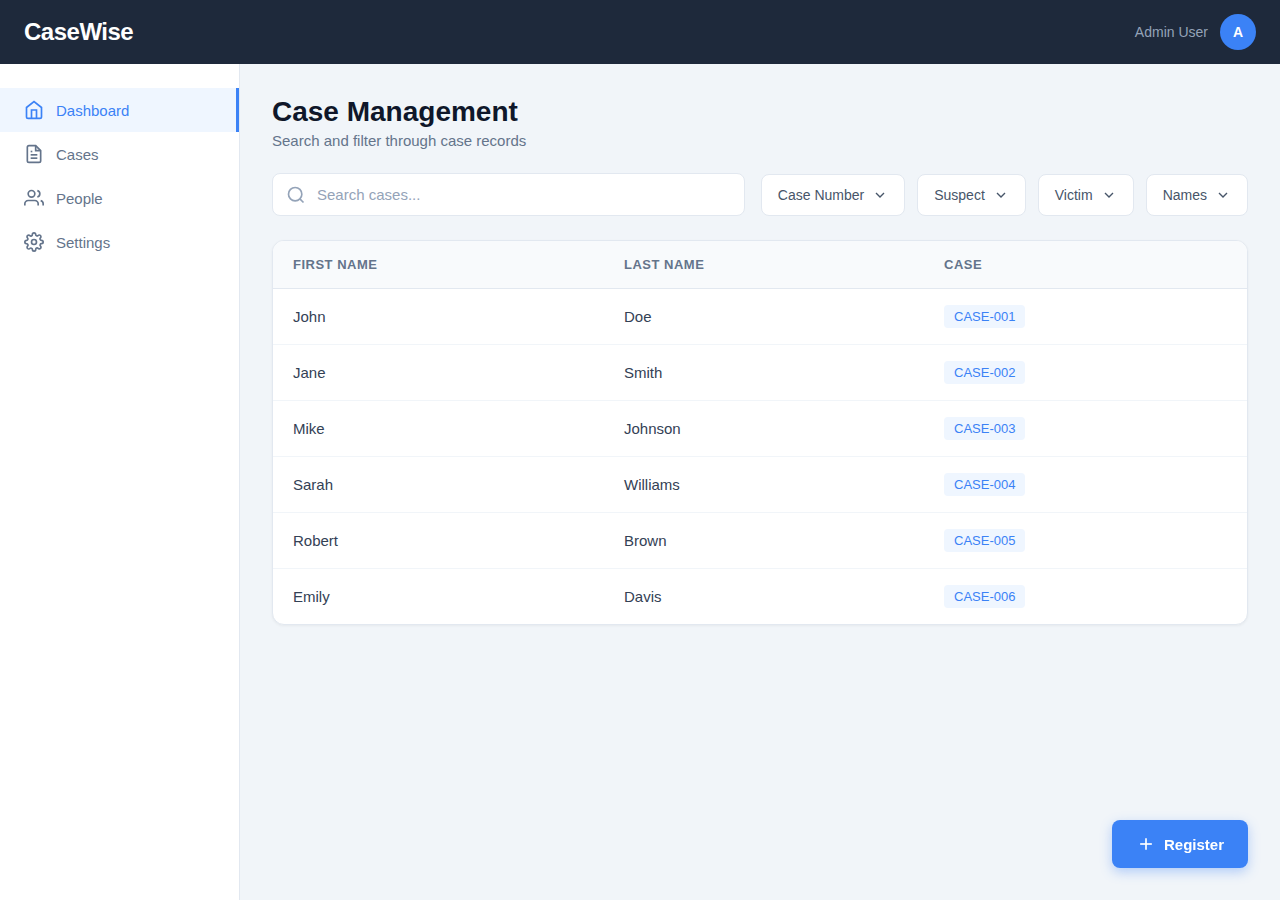
<file: Downloads/register-button-and-cases/public/casewise.html>
<!DOCTYPE html>
<html lang="en">
<head>
  <meta charset="UTF-8">
  <meta name="viewport" content="width=device-width, initial-scale=1.0">
  <title>CaseWise - Case Management</title>
  <link rel="stylesheet" href="casewise.css">
</head>
<body>
  <!-- Navbar -->
  <nav class="navbar">
    <div class="navbar-brand">CaseWise</div>
    <div class="navbar-user">
      <span>Admin User</span>
      <div class="avatar">A</div>
    </div>
  </nav>

  <div class="layout">
    <!-- Sidebar -->
    <aside class="sidebar">
      <ul class="sidebar-menu">
        <li class="menu-item active">
          <svg width="20" height="20" viewBox="0 0 24 24" fill="none" stroke="currentColor" stroke-width="2">
            <path d="M3 9l9-7 9 7v11a2 2 0 0 1-2 2H5a2 2 0 0 1-2-2z"></path>
            <polyline points="9 22 9 12 15 12 15 22"></polyline>
          </svg>
          Dashboard
        </li>
        <li class="menu-item">
          <svg width="20" height="20" viewBox="0 0 24 24" fill="none" stroke="currentColor" stroke-width="2">
            <path d="M14 2H6a2 2 0 0 0-2 2v16a2 2 0 0 0 2 2h12a2 2 0 0 0 2-2V8z"></path>
            <polyline points="14 2 14 8 20 8"></polyline>
            <line x1="16" y1="13" x2="8" y2="13"></line>
            <line x1="16" y1="17" x2="8" y2="17"></line>
            <polyline points="10 9 9 9 8 9"></polyline>
          </svg>
          Cases
        </li>
        <li class="menu-item">
          <svg width="20" height="20" viewBox="0 0 24 24" fill="none" stroke="currentColor" stroke-width="2">
            <path d="M17 21v-2a4 4 0 0 0-4-4H5a4 4 0 0 0-4 4v2"></path>
            <circle cx="9" cy="7" r="4"></circle>
            <path d="M23 21v-2a4 4 0 0 0-3-3.87"></path>
            <path d="M16 3.13a4 4 0 0 1 0 7.75"></path>
          </svg>
          People
        </li>
        <li class="menu-item">
          <svg width="20" height="20" viewBox="0 0 24 24" fill="none" stroke="currentColor" stroke-width="2">
            <circle cx="12" cy="12" r="3"></circle>
            <path d="M19.4 15a1.65 1.65 0 0 0 .33 1.82l.06.06a2 2 0 0 1 0 2.83 2 2 0 0 1-2.83 0l-.06-.06a1.65 1.65 0 0 0-1.82-.33 1.65 1.65 0 0 0-1 1.51V21a2 2 0 0 1-2 2 2 2 0 0 1-2-2v-.09A1.65 1.65 0 0 0 9 19.4a1.65 1.65 0 0 0-1.82.33l-.06.06a2 2 0 0 1-2.83 0 2 2 0 0 1 0-2.83l.06-.06a1.65 1.65 0 0 0 .33-1.82 1.65 1.65 0 0 0-1.51-1H3a2 2 0 0 1-2-2 2 2 0 0 1 2-2h.09A1.65 1.65 0 0 0 4.6 9a1.65 1.65 0 0 0-.33-1.82l-.06-.06a2 2 0 0 1 0-2.83 2 2 0 0 1 2.83 0l.06.06a1.65 1.65 0 0 0 1.82.33H9a1.65 1.65 0 0 0 1-1.51V3a2 2 0 0 1 2-2 2 2 0 0 1 2 2v.09a1.65 1.65 0 0 0 1 1.51 1.65 1.65 0 0 0 1.82-.33l.06-.06a2 2 0 0 1 2.83 0 2 2 0 0 1 0 2.83l-.06.06a1.65 1.65 0 0 0-.33 1.82V9a1.65 1.65 0 0 0 1.51 1H21a2 2 0 0 1 2 2 2 2 0 0 1-2 2h-.09a1.65 1.65 0 0 0-1.51 1z"></path>
          </svg>
          Settings
        </li>
      </ul>
    </aside>

    <!-- Main Content -->
    <main class="main-content">
      <div class="content-header">
        <h1>Case Management</h1>
        <p>Search and filter through case records</p>
      </div>

      <!-- Search and Filters -->
      <div class="search-filter-row">
        <div class="search-box">
          <svg class="search-icon" width="20" height="20" viewBox="0 0 24 24" fill="none" stroke="currentColor" stroke-width="2">
            <circle cx="11" cy="11" r="8"></circle>
            <path d="m21 21-4.35-4.35"></path>
          </svg>
          <input type="text" placeholder="Search cases..." class="search-input">
        </div>

        <div class="filters">
          <!-- Case Number Filter -->
          <div class="filter-dropdown">
            <button class="filter-btn">
              Case Number
              <svg width="16" height="16" viewBox="0 0 24 24" fill="none" stroke="currentColor" stroke-width="2">
                <path d="m6 9 6 6 6-6"/>
              </svg>
            </button>
            <div class="dropdown-content">
              <div class="dropdown-scroll">
                <label class="dropdown-item"><input type="checkbox"> CASE-001</label>
                <label class="dropdown-item"><input type="checkbox"> CASE-002</label>
                <label class="dropdown-item"><input type="checkbox"> CASE-003</label>
                <label class="dropdown-item"><input type="checkbox"> CASE-004</label>
                <label class="dropdown-item"><input type="checkbox"> CASE-005</label>
                <label class="dropdown-item"><input type="checkbox"> CASE-006</label>
                <label class="dropdown-item"><input type="checkbox"> CASE-007</label>
                <label class="dropdown-item"><input type="checkbox"> CASE-008</label>
              </div>
            </div>
          </div>

          <!-- Suspect Filter -->
          <div class="filter-dropdown">
            <button class="filter-btn">
              Suspect
              <svg width="16" height="16" viewBox="0 0 24 24" fill="none" stroke="currentColor" stroke-width="2">
                <path d="m6 9 6 6 6-6"/>
              </svg>
            </button>
            <div class="dropdown-content">
              <div class="dropdown-scroll">
                <label class="dropdown-item"><input type="checkbox"> John Doe</label>
                <label class="dropdown-item"><input type="checkbox"> Jane Smith</label>
                <label class="dropdown-item"><input type="checkbox"> Mike Johnson</label>
                <label class="dropdown-item"><input type="checkbox"> Sarah Williams</label>
                <label class="dropdown-item"><input type="checkbox"> Robert Brown</label>
                <label class="dropdown-item"><input type="checkbox"> Emily Davis</label>
              </div>
            </div>
          </div>

          <!-- Victim Filter -->
          <div class="filter-dropdown">
            <button class="filter-btn">
              Victim
              <svg width="16" height="16" viewBox="0 0 24 24" fill="none" stroke="currentColor" stroke-width="2">
                <path d="m6 9 6 6 6-6"/>
              </svg>
            </button>
            <div class="dropdown-content">
              <div class="dropdown-scroll">
                <label class="dropdown-item"><input type="checkbox"> Alice Cooper</label>
                <label class="dropdown-item"><input type="checkbox"> Bob Martin</label>
                <label class="dropdown-item"><input type="checkbox"> Carol White</label>
                <label class="dropdown-item"><input type="checkbox"> David Lee</label>
                <label class="dropdown-item"><input type="checkbox"> Eva Green</label>
                <label class="dropdown-item"><input type="checkbox"> Frank Miller</label>
              </div>
            </div>
          </div>

          <!-- Names Filter -->
          <div class="filter-dropdown">
            <button class="filter-btn">
              Names
              <svg width="16" height="16" viewBox="0 0 24 24" fill="none" stroke="currentColor" stroke-width="2">
                <path d="m6 9 6 6 6-6"/>
              </svg>
            </button>
            <div class="dropdown-content">
              <div class="dropdown-scroll">
                <label class="dropdown-item"><input type="checkbox"> Anderson</label>
                <label class="dropdown-item"><input type="checkbox"> Baker</label>
                <label class="dropdown-item"><input type="checkbox"> Clark</label>
                <label class="dropdown-item"><input type="checkbox"> Davis</label>
                <label class="dropdown-item"><input type="checkbox"> Evans</label>
                <label class="dropdown-item"><input type="checkbox"> Foster</label>
                <label class="dropdown-item"><input type="checkbox"> Garcia</label>
                <label class="dropdown-item"><input type="checkbox"> Harris</label>
              </div>
            </div>
          </div>
        </div>
      </div>

      <!-- Data Table -->
      <div class="table-card">
        <table class="data-table">
          <thead>
            <tr>
              <th>First Name</th>
              <th>Last Name</th>
              <th>Case</th>
            </tr>
          </thead>
          <tbody>
            <tr>
              <td>John</td>
              <td>Doe</td>
              <td><span class="case-badge">CASE-001</span></td>
            </tr>
            <tr>
              <td>Jane</td>
              <td>Smith</td>
              <td><span class="case-badge">CASE-002</span></td>
            </tr>
            <tr>
              <td>Mike</td>
              <td>Johnson</td>
              <td><span class="case-badge">CASE-003</span></td>
            </tr>
            <tr>
              <td>Sarah</td>
              <td>Williams</td>
              <td><span class="case-badge">CASE-004</span></td>
            </tr>
            <tr>
              <td>Robert</td>
              <td>Brown</td>
              <td><span class="case-badge">CASE-005</span></td>
            </tr>
            <tr>
              <td>Emily</td>
              <td>Davis</td>
              <td><span class="case-badge">CASE-006</span></td>
            </tr>
          </tbody>
        </table>
      </div>

      <!-- Register Button -->
      <button class="register-btn">
        <svg width="20" height="20" viewBox="0 0 24 24" fill="none" stroke="currentColor" stroke-width="2">
          <line x1="12" y1="5" x2="12" y2="19"></line>
          <line x1="5" y1="12" x2="19" y2="12"></line>
        </svg>
        Register
      </button>
    </main>
  </div>
</body>
</html>
</file>
<file: Downloads/register-button-and-cases/public/casewise.css>
* {
  margin: 0;
  padding: 0;
  box-sizing: border-box;
}

body {
  font-family: -apple-system, BlinkMacSystemFont, 'Segoe UI', Roboto, Oxygen, Ubuntu, sans-serif;
  background-color: #f1f5f9;
  color: #1e293b;
  min-height: 100vh;
}

/* Navbar */
.navbar {
  display: flex;
  justify-content: space-between;
  align-items: center;
  padding: 0 24px;
  height: 64px;
  background-color: #1e293b;
  color: white;
}

.navbar-brand {
  font-size: 1.5rem;
  font-weight: 700;
  letter-spacing: -0.5px;
}

.navbar-user {
  display: flex;
  align-items: center;
  gap: 12px;
}

.navbar-user span {
  font-size: 0.875rem;
  color: #94a3b8;
}

.avatar {
  width: 36px;
  height: 36px;
  border-radius: 50%;
  background-color: #3b82f6;
  display: flex;
  align-items: center;
  justify-content: center;
  font-weight: 600;
  font-size: 0.875rem;
}

/* Layout */
.layout {
  display: flex;
  min-height: calc(100vh - 64px);
}

/* Sidebar */
.sidebar {
  width: 240px;
  background-color: white;
  border-right: 1px solid #e2e8f0;
  padding: 24px 0;
}

.sidebar-menu {
  list-style: none;
}

.menu-item {
  display: flex;
  align-items: center;
  gap: 12px;
  padding: 12px 24px;
  color: #64748b;
  cursor: pointer;
  transition: all 0.2s ease;
  font-size: 0.9375rem;
}

.menu-item:hover {
  background-color: #f8fafc;
  color: #1e293b;
}

.menu-item.active {
  background-color: #eff6ff;
  color: #3b82f6;
  border-right: 3px solid #3b82f6;
}

.menu-item svg {
  flex-shrink: 0;
}

/* Main Content */
.main-content {
  flex: 1;
  padding: 32px;
  position: relative;
}

.content-header {
  margin-bottom: 24px;
}

.content-header h1 {
  font-size: 1.75rem;
  font-weight: 700;
  color: #0f172a;
  margin-bottom: 4px;
}

.content-header p {
  color: #64748b;
  font-size: 0.9375rem;
}

/* Search and Filter Row */
.search-filter-row {
  display: flex;
  gap: 16px;
  margin-bottom: 24px;
  align-items: center;
  flex-wrap: wrap;
}

.search-box {
  position: relative;
  flex: 1;
  min-width: 250px;
}

.search-icon {
  position: absolute;
  left: 14px;
  top: 50%;
  transform: translateY(-50%);
  color: #94a3b8;
}

.search-input {
  width: 100%;
  padding: 12px 12px 12px 44px;
  border: 1px solid #e2e8f0;
  border-radius: 8px;
  font-size: 0.9375rem;
  background-color: white;
  transition: all 0.2s ease;
}

.search-input:focus {
  outline: none;
  border-color: #3b82f6;
  box-shadow: 0 0 0 3px rgba(59, 130, 246, 0.1);
}

.search-input::placeholder {
  color: #94a3b8;
}

/* Filters */
.filters {
  display: flex;
  gap: 12px;
  flex-wrap: wrap;
}

.filter-dropdown {
  position: relative;
}

.filter-btn {
  display: flex;
  align-items: center;
  gap: 8px;
  padding: 12px 16px;
  background-color: white;
  border: 1px solid #e2e8f0;
  border-radius: 8px;
  font-size: 0.875rem;
  color: #475569;
  cursor: pointer;
  transition: all 0.2s ease;
}

.filter-btn:hover {
  background-color: #f8fafc;
  border-color: #cbd5e1;
}

.dropdown-content {
  display: none;
  position: absolute;
  top: calc(100% + 8px);
  left: 0;
  min-width: 200px;
  background-color: white;
  border: 1px solid #e2e8f0;
  border-radius: 8px;
  box-shadow: 0 10px 25px -5px rgba(0, 0, 0, 0.1);
  z-index: 100;
}

.filter-dropdown:hover .dropdown-content {
  display: block;
}

.dropdown-scroll {
  max-height: 200px;
  overflow-y: auto;
  padding: 8px 0;
}

.dropdown-scroll::-webkit-scrollbar {
  width: 6px;
}

.dropdown-scroll::-webkit-scrollbar-track {
  background: #f1f5f9;
}

.dropdown-scroll::-webkit-scrollbar-thumb {
  background: #cbd5e1;
  border-radius: 3px;
}

.dropdown-item {
  display: flex;
  align-items: center;
  gap: 10px;
  padding: 10px 16px;
  cursor: pointer;
  font-size: 0.875rem;
  color: #475569;
  transition: background-color 0.15s ease;
}

.dropdown-item:hover {
  background-color: #f8fafc;
}

.dropdown-item input[type="checkbox"] {
  width: 16px;
  height: 16px;
  accent-color: #3b82f6;
}

/* Table Card */
.table-card {
  background-color: white;
  border-radius: 12px;
  border: 1px solid #e2e8f0;
  overflow: hidden;
  box-shadow: 0 1px 3px rgba(0, 0, 0, 0.05);
}

.data-table {
  width: 100%;
  border-collapse: collapse;
}

.data-table th {
  text-align: left;
  padding: 16px 20px;
  background-color: #f8fafc;
  font-weight: 600;
  font-size: 0.8125rem;
  color: #64748b;
  text-transform: uppercase;
  letter-spacing: 0.5px;
  border-bottom: 1px solid #e2e8f0;
}

.data-table td {
  padding: 16px 20px;
  border-bottom: 1px solid #f1f5f9;
  font-size: 0.9375rem;
  color: #334155;
}

.data-table tbody tr:hover {
  background-color: #f8fafc;
}

.data-table tbody tr:last-child td {
  border-bottom: none;
}

.case-badge {
  display: inline-block;
  padding: 4px 10px;
  background-color: #eff6ff;
  color: #3b82f6;
  font-size: 0.8125rem;
  font-weight: 500;
  border-radius: 4px;
}

/* Register Button */
.register-btn {
  position: fixed;
  bottom: 32px;
  right: 32px;
  display: flex;
  align-items: center;
  gap: 8px;
  padding: 14px 24px;
  background-color: #3b82f6;
  color: white;
  border: none;
  border-radius: 8px;
  font-size: 0.9375rem;
  font-weight: 600;
  cursor: pointer;
  box-shadow: 0 4px 12px rgba(59, 130, 246, 0.35);
  transition: all 0.2s ease;
}

.register-btn:hover {
  background-color: #2563eb;
  transform: translateY(-2px);
  box-shadow: 0 6px 16px rgba(59, 130, 246, 0.4);
}

/* Responsive */
@media (max-width: 768px) {
  .sidebar {
    display: none;
  }
  
  .search-filter-row {
    flex-direction: column;
    align-items: stretch;
  }
  
  .search-box {
    min-width: 100%;
  }
  
  .filters {
    overflow-x: auto;
    padding-bottom: 4px;
  }
  
  .main-content {
    padding: 20px;
  }
}
</file>
